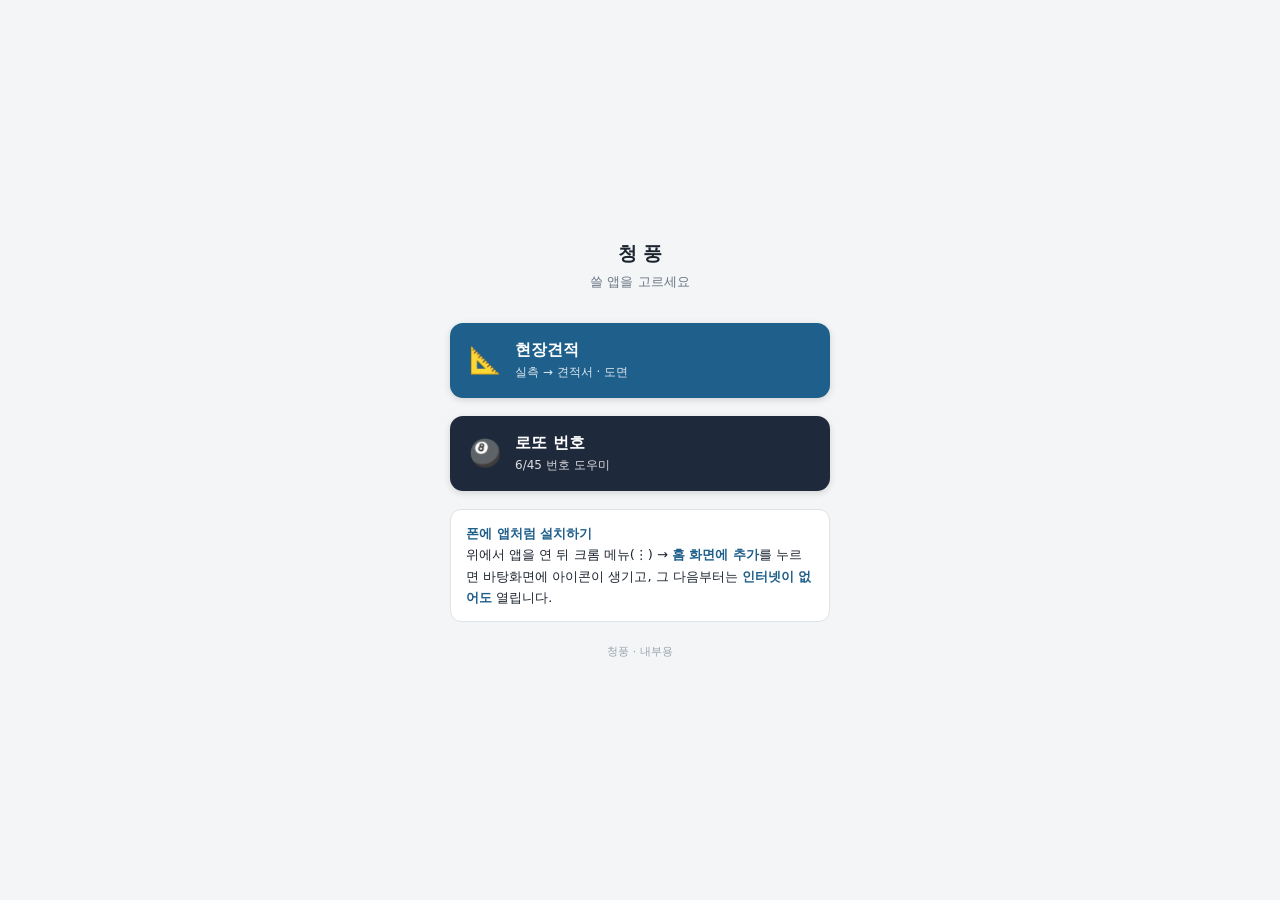
<file: index.html>
<!doctype html>
<html lang="ko">
<head>
<meta charset="utf-8">
<meta name="viewport" content="width=device-width,initial-scale=1,viewport-fit=cover">
<meta name="theme-color" content="#1f5f8b">
<meta name="robots" content="noindex,nofollow">
<title>청풍 앱</title>
<style>
  *{box-sizing:border-box}
  body{margin:0;min-height:100vh;display:flex;flex-direction:column;
       align-items:center;justify-content:center;gap:18px;padding:28px 20px;
       font-family:"Malgun Gothic","맑은 고딕",system-ui,sans-serif;
       background:#f4f5f7;color:#1c2430}
  h1{font-size:19px;margin:0 0 6px;letter-spacing:-.3px}
  p.sub{margin:0 0 14px;color:#6b7684;font-size:13px;text-align:center}
  a.app{display:flex;align-items:center;gap:14px;width:100%;max-width:380px;
        padding:17px 19px;border-radius:13px;text-decoration:none;color:#fff;
        box-shadow:0 2px 7px rgba(0,0,0,.14)}
  a.est{background:#1f5f8b} a.lot{background:#1e293b}
  a.app .ico{font-size:26px;line-height:1}
  a.app .nm{display:block;font-weight:700;font-size:16px}
  a.app .ds{display:block;font-size:12px;opacity:.85;margin-top:3px}
  .tip{max-width:380px;background:#fff;border:1px solid #dfe3e8;border-radius:11px;
       padding:13px 15px;font-size:13px;line-height:1.65;color:#1c2430}
  .tip b{color:#1f5f8b}
  footer{color:#9aa4b0;font-size:11px;margin-top:4px}
</style>
</head>
<body>
  <div style="text-align:center">
    <h1>청 풍</h1>
    <p class="sub">쓸 앱을 고르세요</p>
  </div>

  <a class="app est" href="estimate/">
    <span class="ico">📐</span>
    <span><span class="nm">현장견적</span><span class="ds">실측 → 견적서 · 도면</span></span>
  </a>

  <a class="app lot" href="lotto/">
    <span class="ico">🎱</span>
    <span><span class="nm">로또 번호</span><span class="ds">6/45 번호 도우미</span></span>
  </a>

  <div class="tip">
    <b>폰에 앱처럼 설치하기</b><br>
    위에서 앱을 연 뒤 크롬 메뉴(⋮) → <b>홈 화면에 추가</b>를 누르면
    바탕화면에 아이콘이 생기고, 그 다음부터는 <b>인터넷이 없어도</b> 열립니다.
  </div>

  <footer>청풍 · 내부용</footer>
</body>
</html>
</file>
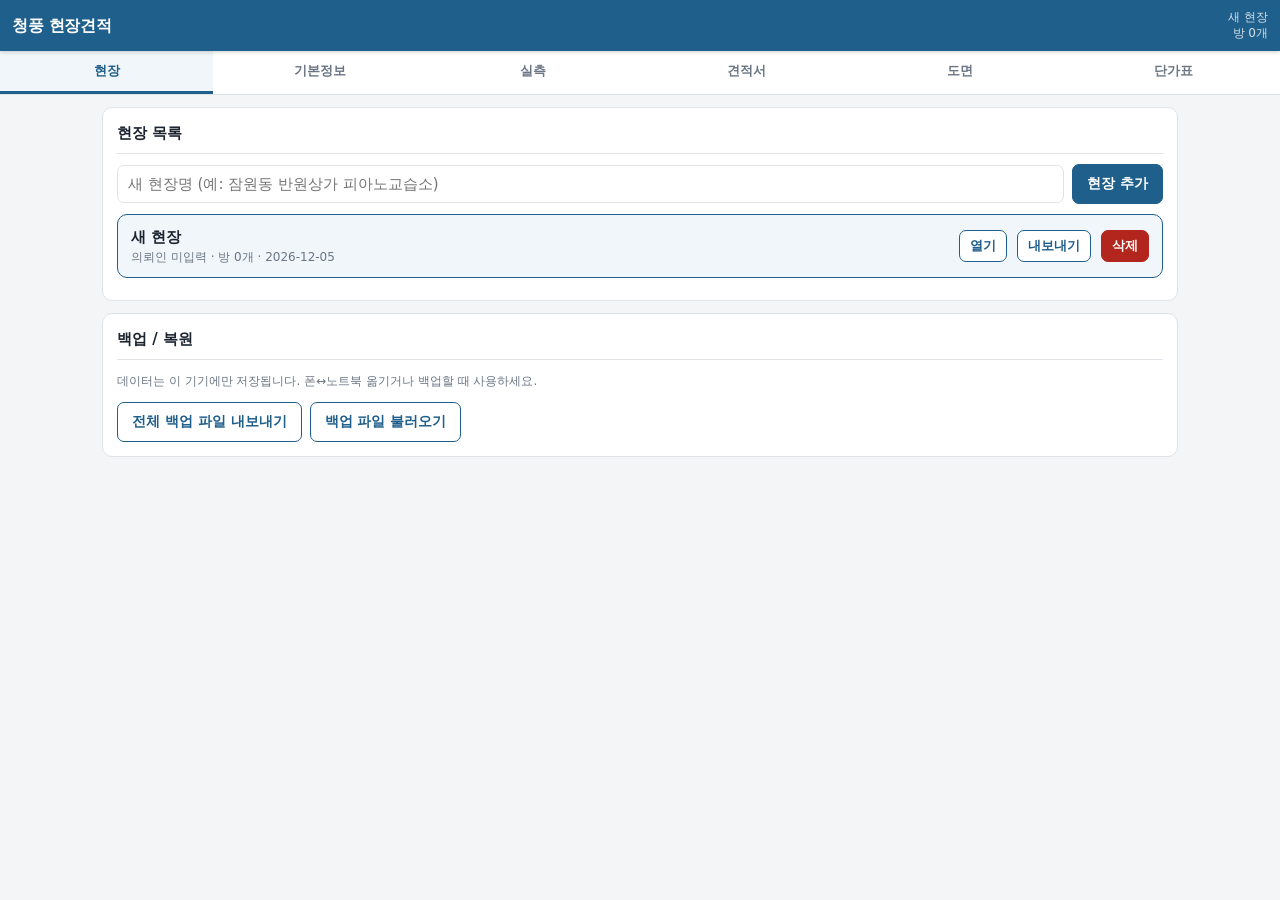
<file: estimate/index.html>
<!DOCTYPE html>
<html lang="ko">
<head>
<meta charset="utf-8">
<meta name="robots" content="noindex,nofollow">
<meta name="viewport" content="width=device-width,initial-scale=1,viewport-fit=cover">
<meta name="theme-color" content="#1f5f8b">
<title>청풍 현장견적</title>
<link rel="manifest" href="manifest.json">
<link rel="stylesheet" href="style.css">
</head>
<body>

<header>
  <h1>청풍 현장견적</h1>
  <div class="sub" id="hdSub">현장을 선택하세요</div>
</header>

<nav>
  <button data-p="sites" data-short="현장" class="on">현장</button>
  <button data-p="info" data-short="정보">기본정보</button>
  <button data-p="rooms" data-short="실측">실측</button>
  <button data-p="est" data-short="견적">견적서</button>
  <button data-p="draw" data-short="도면">도면</button>
  <button data-p="prices" data-short="단가">단가표</button>
</nav>

<main>

<!-- ============ 현장 목록 ============ -->
<section class="page on" id="p-sites">
  <div class="card">
    <h2>현장 목록</h2>
    <div class="row" style="margin-bottom:10px">
      <input id="newSiteName" placeholder="새 현장명 (예: 잠원동 반원상가 피아노교습소)" style="flex:1;min-width:200px">
      <button class="btn" id="btnNewSite">현장 추가</button>
    </div>
    <ul class="sitelist" id="siteList"></ul>
    <div class="empty" id="siteEmpty">저장된 현장이 없습니다. 위에서 새 현장을 추가하세요.</div>
  </div>

  <div class="card noprint">
    <h2>백업 / 복원</h2>
    <p class="muted">데이터는 이 기기에만 저장됩니다. 폰↔노트북 옮기거나 백업할 때 사용하세요.</p>
    <div class="row">
      <button class="btn ghost" id="btnExportAll">전체 백업 파일 내보내기</button>
      <button class="btn ghost" id="btnImportAll">백업 파일 불러오기</button>
      <input type="file" id="fileImport" accept=".json" hidden>
    </div>
  </div>
</section>

<!-- ============ 기본정보 ============ -->
<section class="page" id="p-info">
  <div class="card">
    <h2>현장 기본정보</h2>
    <div class="grid g2">
      <div><label>현장명</label><input id="f_name"></div>
      <div><label>의뢰인 / CLIENT</label><input id="f_client" placeholder="○○○ 원장님"></div>
      <div><label>작업명 / PROJECT</label><input id="f_project" placeholder="피아노 교습소 방음 공사"></div>
      <div><label>견적일자</label><input id="f_date" type="date"></div>
      <div style="grid-column:1/-1"><label>주소</label><input id="f_addr"></div>
      <div><label>연락처</label><input id="f_tel"></div>
      <div><label>건물 용도</label>
        <select id="f_use">
          <option>피아노 교습소</option><option>음악학원</option><option>연습실</option>
          <option>정신건강의학과</option><option>병원 상담실</option><option>댄스교습소</option>
          <option>녹음실</option><option>사무실</option><option>기타</option>
        </select>
      </div>
    </div>

    <h3>원가 계산 기준</h3>
    <div class="grid g4">
      <div><label>공과잡비 %</label><input id="f_gong" type="number" step="0.1" value="0"></div>
      <div><label>기업이윤 %</label><input id="f_yun" type="number" step="0.1" value="10"></div>
      <div><label>이윤 기준</label>
        <select id="f_yunbase">
          <option value="direct">직접공사비의</option>
          <option value="sum">직접+공과잡비의</option>
        </select>
      </div>
      <div><label>부가세</label>
        <select id="f_vat"><option value="1">포함 (10%)</option><option value="0">별도</option></select>
      </div>
    </div>

    <h3>가설공사 (현장 공통)</h3>
    <div class="grid g4" id="gaseolBox"></div>

    <h3>비고 (REMARK)</h3>
    <textarea id="f_remark" placeholder="*현장 감독관 비용 날수 계산&#10;*외부 마감 별도"></textarea>
  </div>
</section>

<!-- ============ 실측 ============ -->
<section class="page" id="p-rooms">
  <div class="card noprint">
    <h2>실측 입력</h2>
    <div class="row">
      <input id="newRoomName" placeholder="방 이름 (예: 레슨실1)" style="flex:1;min-width:160px">
      <button class="btn" id="btnAddRoom">방 추가</button>
      <button class="btn ghost sm right" id="btnExpandAll">전체 펼치기</button>
    </div>
    <p class="muted" style="margin:8px 0 0">치수는 <b>mm</b> 단위로 입력하세요. 예) 3.5m → 3500</p>
  </div>
  <div id="roomList"></div>
  <div class="empty" id="roomEmpty">방을 추가하고 가로·세로·높이를 입력하면 견적이 자동 계산됩니다.</div>
</section>

<!-- ============ 견적서 ============ -->
<section class="page" id="p-est">
  <div class="card noprint">
    <h2>견적서 생성</h2>
    <div class="row">
      <button class="btn" id="btnCalc">견적 다시 계산</button>
      <button class="btn ghost" id="btnXlsx">엑셀(.xlsx) 내보내기</button>
      <button class="btn ghost" id="btnPrint">인쇄 / PDF 저장</button>
    </div>
  </div>
  <div id="estOut"></div>
</section>

<!-- ============ 도면 ============ -->
<section class="page" id="p-draw">
  <div class="card noprint" id="drawCtlCard">
    <h2>도면 생성</h2>
    <div id="drawCtl"></div>
  </div>
  <div id="drawOut"></div>
</section>

<!-- ============ 단가표 ============ -->
<section class="page" id="p-prices">
  <div class="card">
    <h2>단가표</h2>
    <div id="priceEmpty"></div>
    <div class="warnbox">
      단가는 <b>이 기기에만</b> 저장됩니다. 앱 자체에는 단가가 들어있지 않습니다.
      고친 단가는 이후 모든 견적에 적용되며, <b>초기화</b>로 되돌릴 수 있습니다.
    </div>
    <div class="row" style="margin-bottom:10px">
      <button class="btn" id="btnPriceLoad">단가표 불러오기</button>
      <button class="btn ghost" id="btnPriceSave">단가표 내보내기</button>
      <input type="file" id="filePrice" accept=".json" hidden>
    </div>
    <div class="row" style="margin-bottom:10px">
      <input id="priceSearch" placeholder="품명 검색" style="flex:1;min-width:150px">
      <button class="btn ghost sm" id="btnPriceReset">원본으로 초기화</button>
    </div>
    <div class="scroll"><table id="priceTable"></table></div>
  </div>
</section>

</main>

<script src="data/prices.js"></script>
<script src="app.js"></script>
<script src="draw.js"></script>
</body>
</html>
</file>
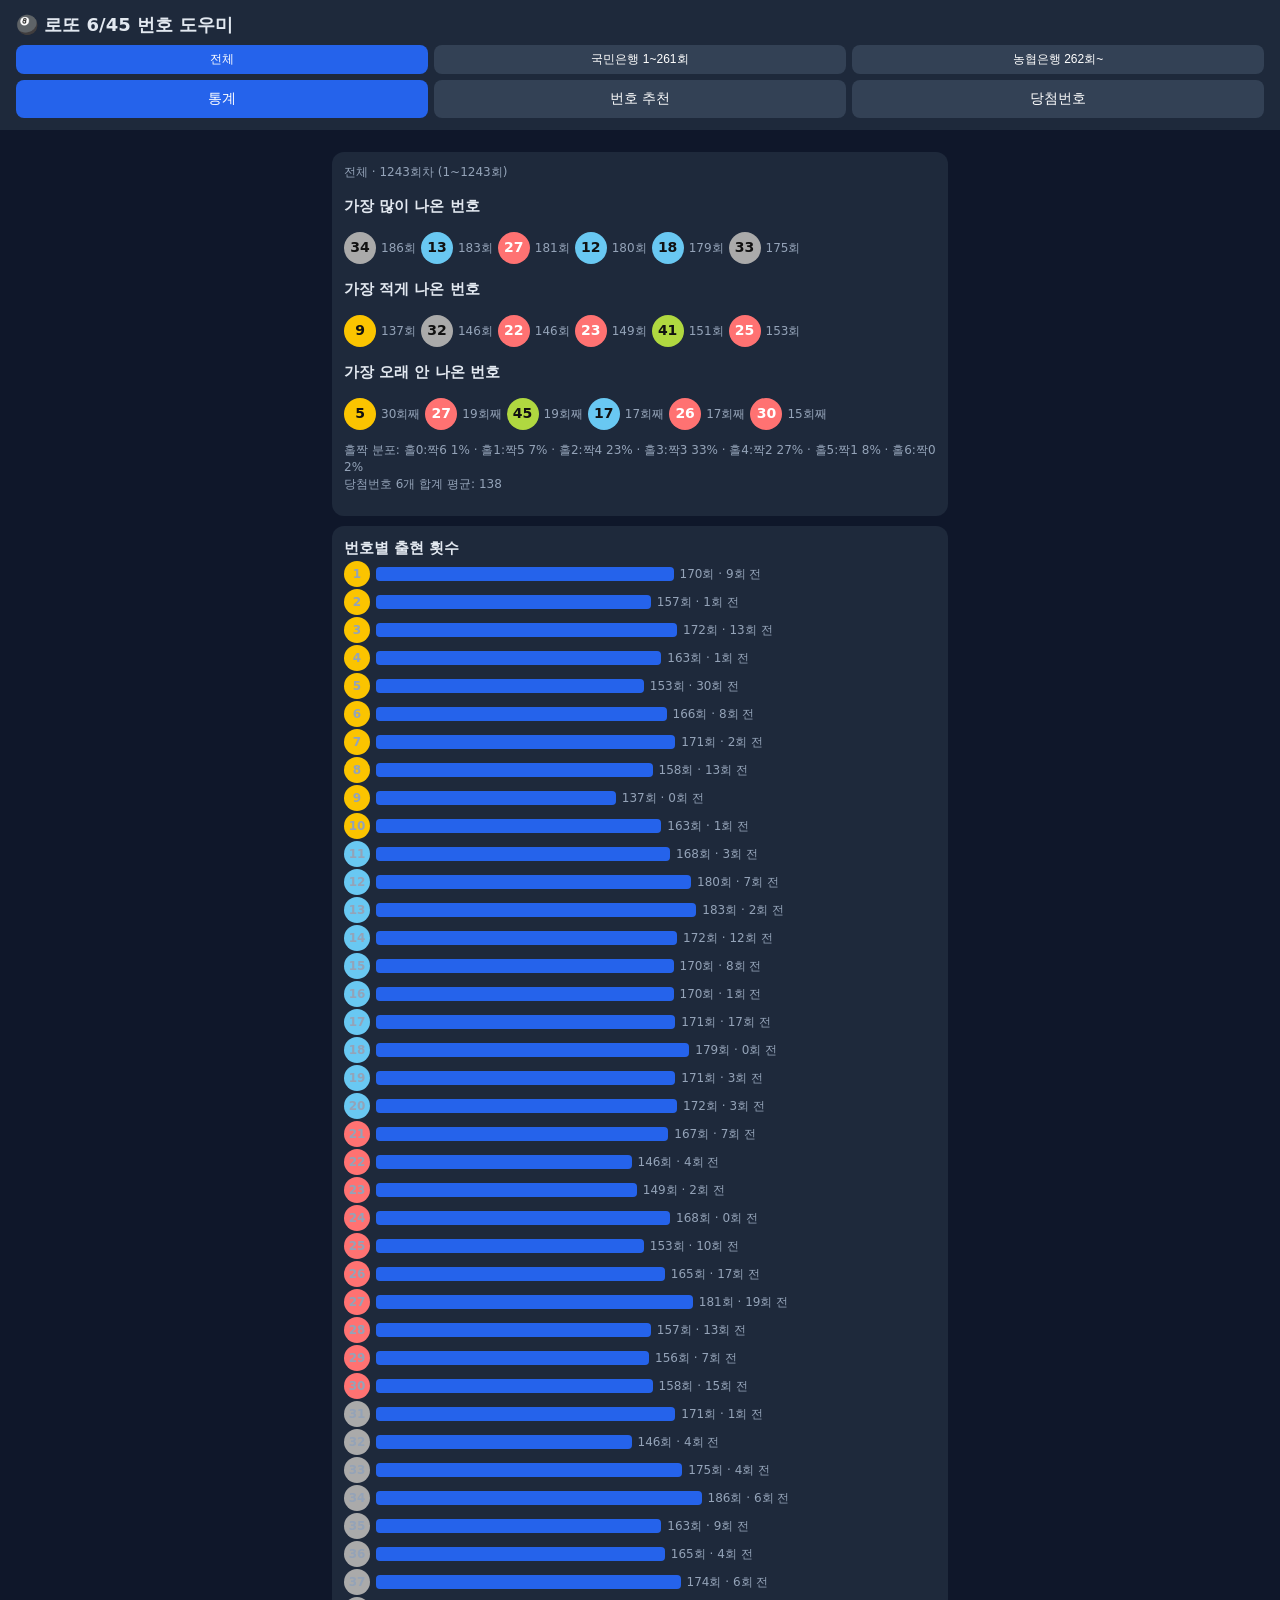
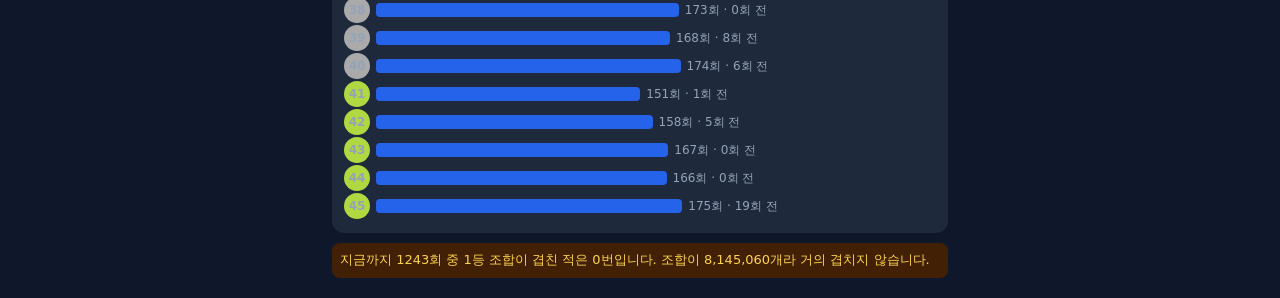
<file: lotto/index.html>
<!doctype html>
<html lang="ko"><head><meta charset="utf-8">
<meta name="robots" content="noindex,nofollow">
<meta name="viewport" content="width=device-width,initial-scale=1">
<link rel="manifest" href="manifest.json"><meta name="theme-color" content="#0f172a">
<title>로또 6/45 번호 도우미</title>
<style>
*{box-sizing:border-box}html{overflow-x:hidden}body{margin:0;font:15px/1.4 system-ui,sans-serif;background:#0f172a;color:#e2e8f0}
header{padding:12px 16px;background:#1e293b;position:sticky;top:0;z-index:2}
h1{margin:0 0 8px;font-size:18px}main{padding:12px;max-width:640px;margin:auto}
.tabs,.per{display:flex;gap:6px;margin-top:6px}.tabs button,.per button{flex:1;min-width:0}
button{background:#334155;color:#fff;border:0;border-radius:8px;padding:10px;font-size:14px}
button.on,button.pri{background:#2563eb}.per button{padding:6px 2px;font-size:12px}
.card{background:#1e293b;border-radius:12px;padding:12px;margin:10px 0}
.balls{display:flex;gap:5px;align-items:center;flex-wrap:wrap}
.b{width:32px;height:32px;border-radius:50%;display:inline-flex;align-items:center;justify-content:center;font-weight:700;font-size:14px;color:#111}
.b.s{width:26px;height:26px;font-size:12px}.plus{color:#94a3b8}
.y{background:#fbc400}.u{background:#69c8f2}.r{background:#ff7272;color:#fff}.g{background:#aaa}.n{background:#b0d840}
.sub{color:#94a3b8;font-size:12px}.row{display:flex;justify-content:space-between;align-items:center;gap:8px}
.fr{display:flex;align-items:center;gap:6px;margin:2px 0}.fr .b{flex:none}.fr .bar{height:14px;border-radius:4px;background:#2563eb}.fr span{font-size:12px;color:#94a3b8;white-space:nowrap}
.warn{background:#422006;color:#fcd34d;border-radius:8px;padding:8px;font-size:13px;margin:8px 0}
.modes{display:flex;flex-wrap:wrap;gap:6px;margin:8px 0}.modes button{padding:8px 10px}
input{padding:8px;border-radius:8px;border:1px solid #475569;background:#0f172a;color:#fff;width:120px}
</style></head><body>
<header><h1>🎱 로또 6/45 번호 도우미</h1>
<div class="per" id="per"></div>
<div class="tabs"><button id="t1">통계</button><button id="t2">번호 추천</button><button id="t3">당첨번호</button></div></header>
<main id="v"></main>
<script src="data.js"></script><script src="app.js"></script>
</body></html>
</file>
<file: estimate/style.css>
:root{
  --bg:#f4f5f7; --card:#fff; --line:#dfe3e8; --ink:#1c2430; --dim:#6b7684;
  --brand:#1f5f8b; --brand2:#2d7fb8; --ok:#137a4a; --warn:#a8620a; --bad:#b3261e;
  --r:10px;
}
*{box-sizing:border-box}
html,body{margin:0;padding:0}
body{
  font-family:"Malgun Gothic","맑은 고딕",system-ui,-apple-system,sans-serif;
  background:var(--bg); color:var(--ink); font-size:15px; line-height:1.5;
  -webkit-text-size-adjust:100%;
}
header{
  position:sticky; top:0; z-index:50; background:var(--brand); color:#fff;
  padding:10px 12px; display:flex; align-items:center; gap:10px;
  box-shadow:0 1px 4px rgba(0,0,0,.2);
}
header h1{font-size:16px;margin:0;font-weight:700;letter-spacing:-.3px}
header .sub{font-size:12px;opacity:.8;margin-left:auto;text-align:right;line-height:1.3}

nav{display:flex;background:var(--card);border-bottom:1px solid var(--line);position:sticky;top:44px;z-index:49}
nav button{
  flex:1; padding:11px 4px; border:0; background:transparent; cursor:pointer;
  font-size:13px; font-weight:600; color:var(--dim); border-bottom:3px solid transparent;
  font-family:inherit;
}
nav button.on{color:var(--brand);border-bottom-color:var(--brand);background:#f0f6fa}

main{padding:12px;max-width:1100px;margin:0 auto}
.page{display:none}
.page.on{display:block}

.card{background:var(--card);border:1px solid var(--line);border-radius:var(--r);padding:14px;margin-bottom:12px}
.card h2{font-size:15px;margin:0 0 10px;padding-bottom:8px;border-bottom:1px solid var(--line);display:flex;align-items:center;gap:8px}
.card h3{font-size:13px;margin:14px 0 6px;color:var(--brand);font-weight:700}

label{display:block;font-size:12px;font-weight:700;color:var(--dim);margin-bottom:3px}
input,select,textarea{
  width:100%; padding:9px 10px; border:1px solid var(--line); border-radius:7px;
  font-size:15px; font-family:inherit; background:#fff; color:var(--ink);
}
input:focus,select:focus,textarea:focus{outline:2px solid var(--brand2);outline-offset:-1px;border-color:var(--brand2)}
input[type=number]{text-align:right}
textarea{min-height:64px;resize:vertical}

.grid{display:grid;gap:10px}
.g2{grid-template-columns:1fr 1fr}
.g3{grid-template-columns:1fr 1fr 1fr}
.g4{grid-template-columns:repeat(4,1fr)}
@media(max-width:620px){.g3,.g4{grid-template-columns:1fr 1fr}}

button.btn{
  padding:10px 14px;border:1px solid var(--brand);border-radius:7px;background:var(--brand);
  color:#fff;font-size:14px;font-weight:700;cursor:pointer;font-family:inherit;
}
button.btn:active{opacity:.8}
button.btn.ghost{background:#fff;color:var(--brand)}
button.btn.dan{background:var(--bad);border-color:var(--bad)}
button.btn.sm{padding:6px 10px;font-size:13px}
.row{display:flex;gap:8px;flex-wrap:wrap;align-items:center}
.right{margin-left:auto}

.room{border:1px solid var(--line);border-radius:var(--r);margin-bottom:10px;background:#fff;overflow:hidden}
.room>summary{
  padding:11px 13px;cursor:pointer;font-weight:700;background:#eef3f7;
  display:flex;align-items:center;gap:8px;list-style:none;
}
.room>summary::-webkit-details-marker{display:none}
.room>summary::before{content:"▸";color:var(--brand);font-size:13px}
.room[open]>summary::before{content:"▾"}
.room .body{padding:13px;border-top:1px solid var(--line)}
.chip{font-size:11px;background:var(--brand);color:#fff;padding:2px 7px;border-radius:20px;font-weight:700}
.chip.g{background:var(--ok)} .chip.w{background:var(--warn)}

table{width:100%;border-collapse:collapse;font-size:13px}
th,td{border:1px solid var(--line);padding:6px 7px;text-align:left;vertical-align:top}
th{background:#eef3f7;font-weight:700;font-size:12px;white-space:nowrap}
td.n,th.n{text-align:right;white-space:nowrap;font-variant-numeric:tabular-nums}
tr.grp td{background:#f7f9fb;font-weight:700}
tr.sum td{background:#eef3f7;font-weight:700}
tr.tot td{background:var(--brand);color:#fff;font-weight:700;font-size:14px}
.scroll{overflow-x:auto;-webkit-overflow-scrolling:touch}
/* 좁은 화면에서 글자가 세로로 깨지지 않게 — 대신 가로 스크롤 */
.scroll>table{min-width:560px}
.scroll.wide>table{min-width:820px}
@media print{.scroll>table,.scroll.wide>table{min-width:0}}

.muted{color:var(--dim);font-size:12px}
.warnbox{background:#fff6e8;border:1px solid #f0c98a;border-radius:7px;padding:9px 11px;font-size:13px;margin-bottom:10px}
.okbox{background:#eaf6ef;border:1px solid #9bd0b3;border-radius:7px;padding:9px 11px;font-size:13px;margin-bottom:10px}
.empty{text-align:center;color:var(--dim);padding:34px 12px;font-size:14px}

.photos{display:grid;grid-template-columns:repeat(auto-fill,minmax(92px,1fr));gap:7px;margin-top:8px}
.photos figure{margin:0;position:relative;aspect-ratio:1;border-radius:7px;overflow:hidden;border:1px solid var(--line)}
.photos img{width:100%;height:100%;object-fit:cover;display:block}
.photos button{position:absolute;top:3px;right:3px;background:rgba(0,0,0,.65);color:#fff;border:0;border-radius:50%;width:22px;height:22px;cursor:pointer;font-size:13px;line-height:1}

.calcbox{background:#f0f6fa;border:1px solid #c5dcea;border-radius:7px;padding:9px 11px;font-size:13px;margin:8px 0}
.calcbox b{color:var(--brand)}

.sitelist li{background:#fff;border:1px solid var(--line);border-radius:var(--r);padding:11px 13px;margin-bottom:8px;display:flex;align-items:center;gap:10px;cursor:pointer}
.sitelist{list-style:none;padding:0;margin:0}
.sitelist li.on{border-color:var(--brand);background:#f0f6fa}
.sitelist .nm{font-weight:700}

@media print{
  header,nav,.noprint{display:none!important}
  body{background:#fff;font-size:11px}
  main{padding:0;max-width:none}
  .card{border:0;padding:0;margin:0 0 8px;break-inside:avoid}
  table{font-size:10px}
  th,td{padding:3px 4px}
  tr.tot td{background:#ddd!important;color:#000!important;-webkit-print-color-adjust:exact}
  tr.grp td,tr.sum td,th{background:#f0f0f0!important;-webkit-print-color-adjust:exact}
}

/* ── 도면 ── */
.dwrap{width:100%;overflow:auto;background:#fff;border:1px solid var(--line);border-radius:8px;padding:6px}
.dwrap svg{width:100%;height:auto;max-height:74vh;display:block;touch-action:none}
.dtitle{margin-top:8px;font-size:13px;font-weight:700;color:var(--brand);text-align:center}
.dtitle .muted{font-weight:400}
label.ck{display:inline-flex;align-items:center;gap:5px;font-size:13px;font-weight:600;color:var(--ink);margin:0}
label.ck input{width:auto;margin:0}
.muted.sm{font-size:12px}
table.sectbl{width:100%;border-collapse:collapse;margin-top:10px;font-size:13px}
table.sectbl th,table.sectbl td{border:1px solid var(--line);padding:6px 8px}
table.sectbl thead th{background:#f0f6fa;color:var(--brand)}
table.sectbl tfoot th{background:#f7f9fb}
table.sectbl .r{text-align:right}
@media print{
  nav,header,.noprint{display:none!important}
  .dwrap{border:0;padding:0}
  .dwrap svg{max-height:none}
  .card{border:0;page-break-inside:avoid}
}

/* ── 모바일 (현장에서 폰으로 쓰기) ── */
.dwrap svg{touch-action:pan-x pan-y}     /* 도면 위를 쓸면 화면이 스크롤 */
#planSvg .rm{touch-action:none}          /* 방을 잡으면 드래그 */
.dwrap.zoomed svg{width:calc(100% * var(--z));max-height:none}
.zoomer{display:inline-flex;align-items:center;gap:6px;margin-left:auto}
.zoomer b{font-size:13px;color:var(--dim);min-width:44px;text-align:center}
.dwrap.sec svg{min-width:520px}

@media(pointer:coarse){
  /* 장갑 낀 손·엄지로 눌러도 빗나가지 않게 */
  button.btn{min-height:44px;padding:11px 14px}
  button.btn.sm{min-height:44px;padding:10px 12px;font-size:14px}
  input,select,textarea{min-height:44px;font-size:16px}   /* 16px 미만이면 iOS가 화면을 확대해버림 */
  label.ck input{min-height:0;width:20px;height:20px}
  .zoomer button.btn.sm{min-width:48px}
}
@media(max-width:620px){
  nav button{padding:11px 4px;font-size:13px;white-space:nowrap}
  header h1{font-size:15px}
  main{padding:10px 8px}
  .card{padding:12px 10px}
  .dwrap svg{max-height:none}
  /* 위 pointer:coarse 와 같은 내용 — 기기가 coarse 를 안 알려줘도 폰 폭이면 적용되게 */
  button.btn{min-height:44px;padding:11px 14px}
  button.btn.sm{min-height:44px;padding:10px 12px;font-size:14px}
  input,select,textarea{min-height:44px;font-size:16px}
  label.ck input{min-height:0;width:20px;height:20px}
  .row{gap:10px}
  /* 도면 컨트롤이 한 줄에 하나씩 떨어지지 않도록 */
  #drawCtl .row button.btn{flex:1 1 auto;min-width:0}
}

details.doorbox{border:1px solid var(--line);border-radius:8px;padding:8px 10px;background:#fafbfc}
details.doorbox>summary{cursor:pointer;font-size:13px;font-weight:700;color:var(--brand);list-style:none;padding:4px 0}
details.doorbox>summary::-webkit-details-marker{display:none}
details.doorbox>summary::before{content:'▸ ';}
details.doorbox[open]>summary::before{content:'▾ ';}
</file>
